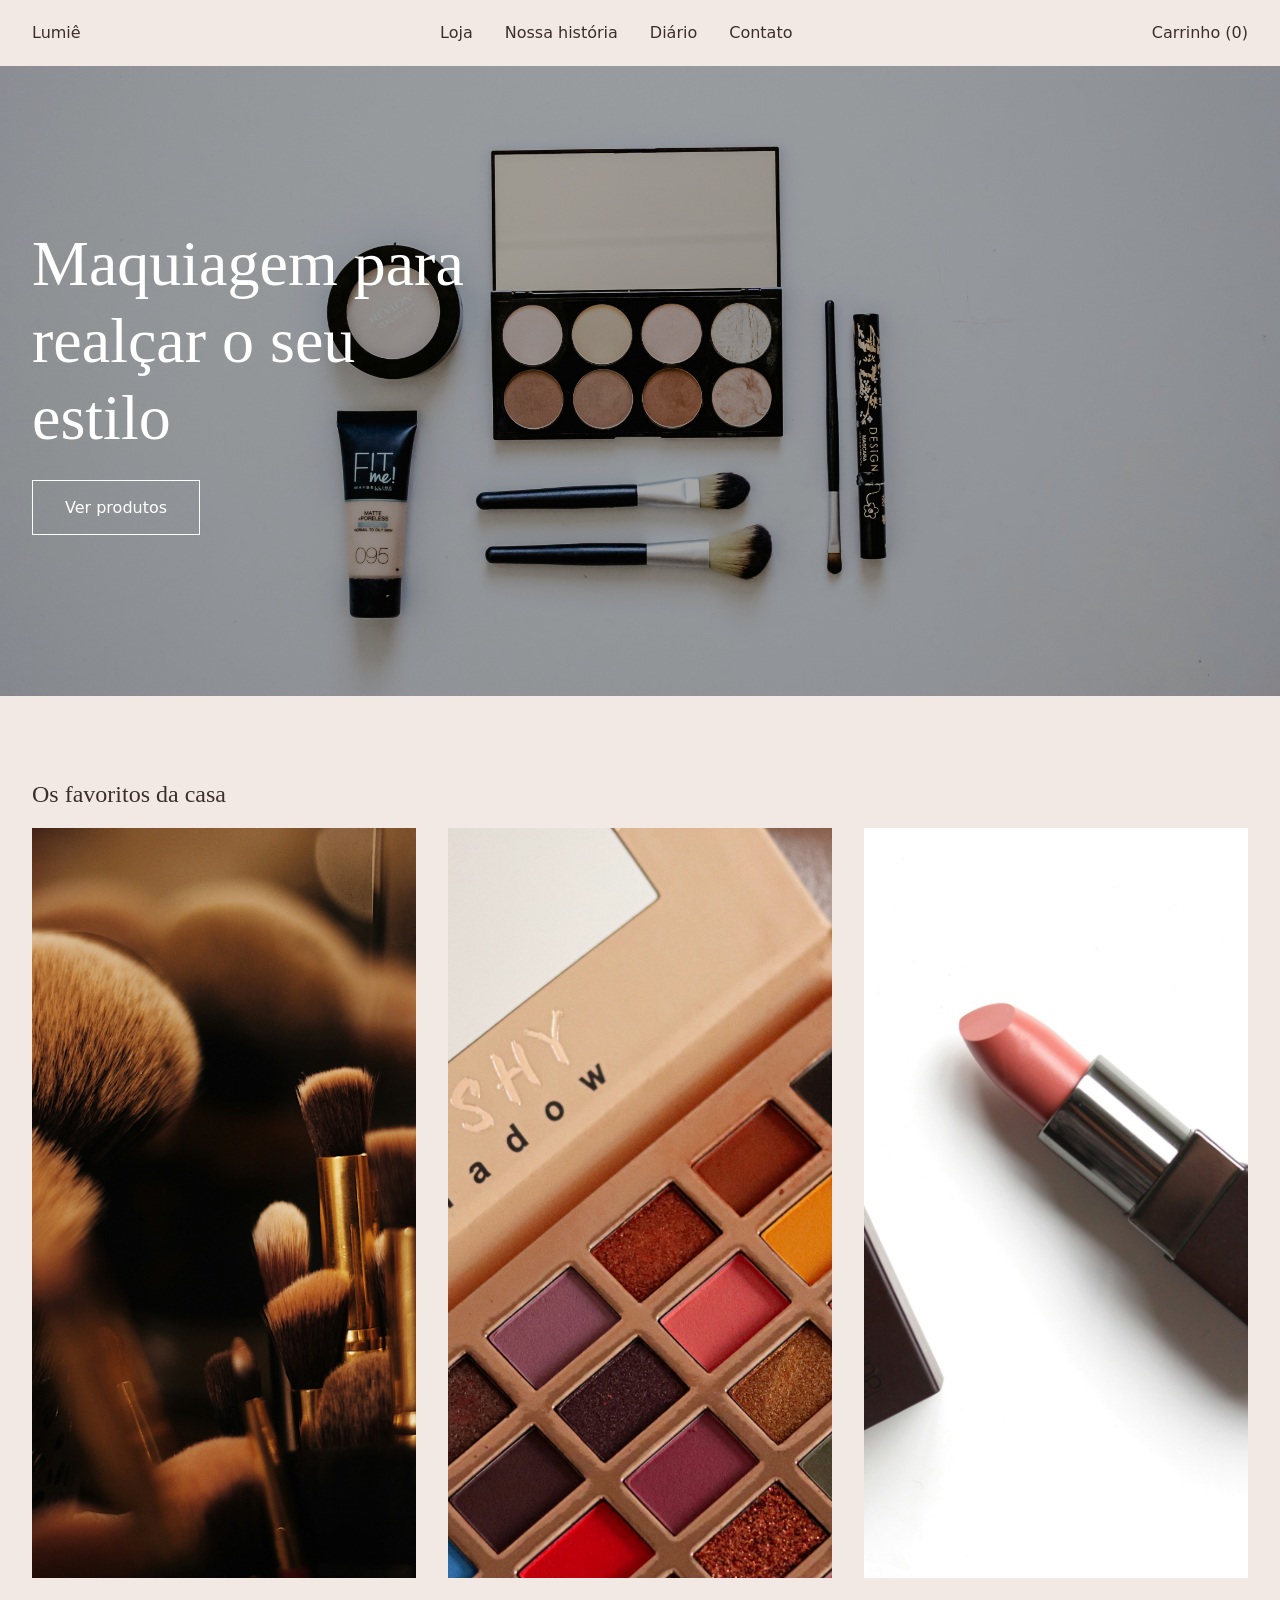
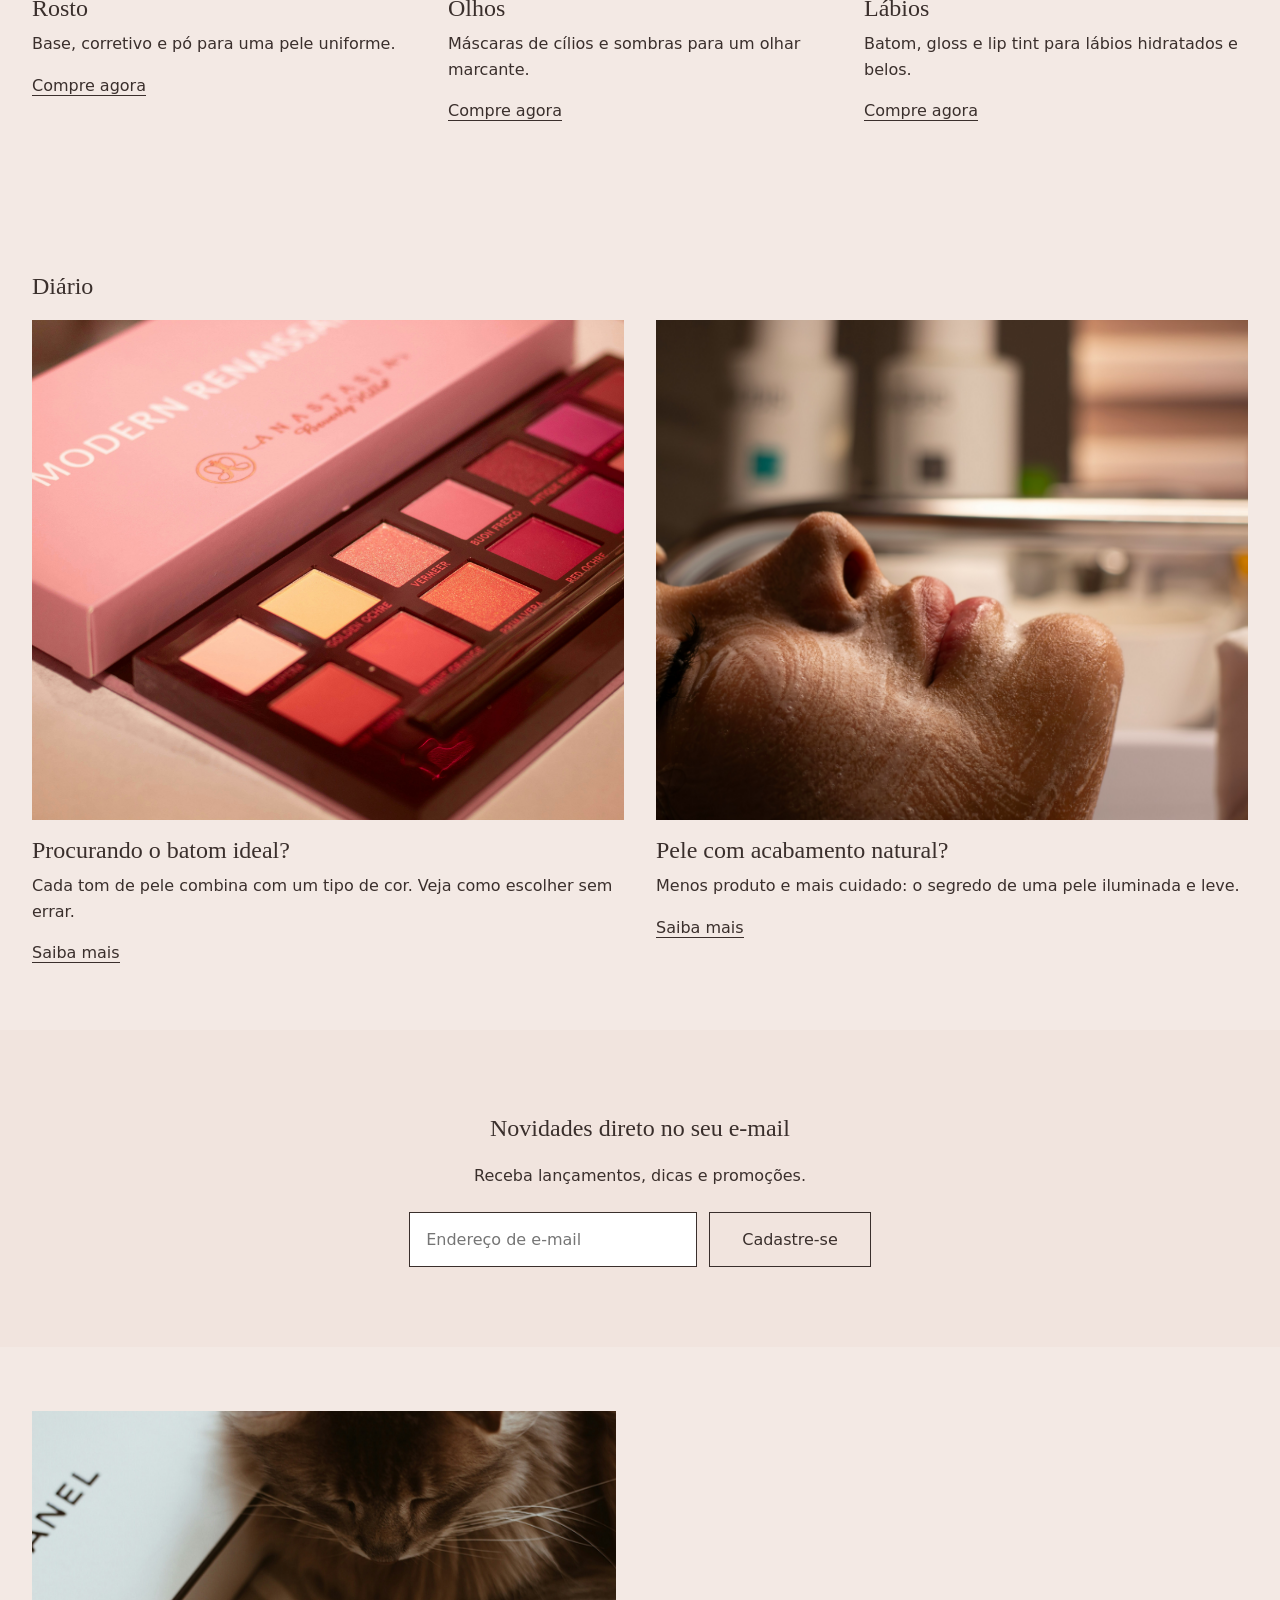
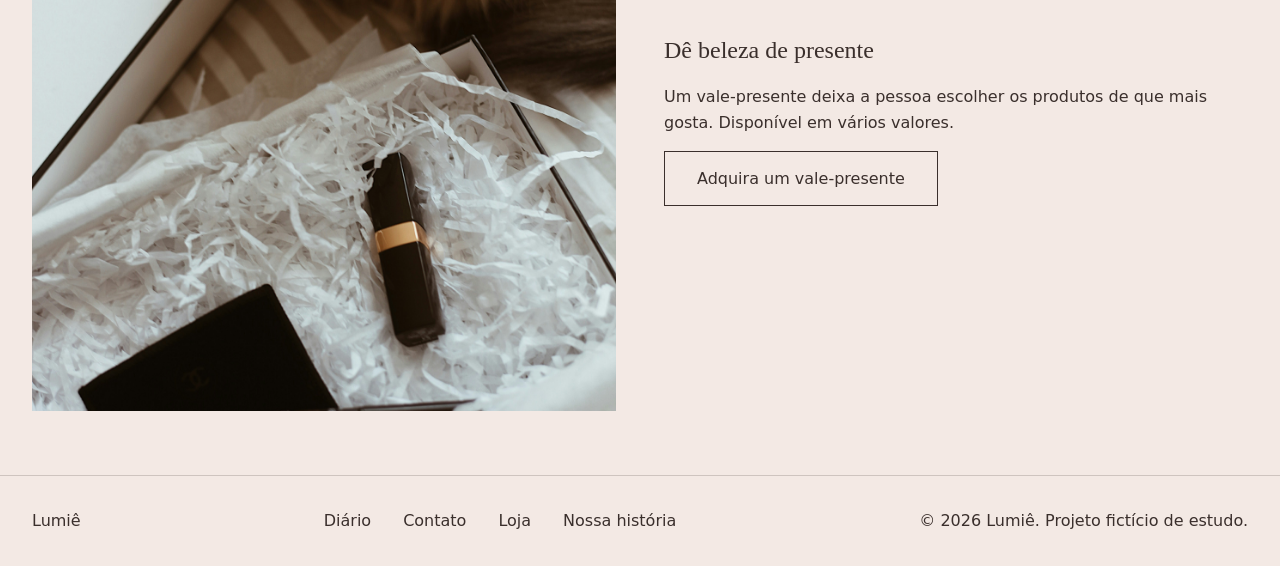
<file: index.html>
<!DOCTYPE html>
<html lang="pt-BR">
<head>
  <meta charset="UTF-8">
  <meta name="viewport" content="width=device-width, initial-scale=1.0">
  <title>Lumiê | Maquiagem para realçar o seu estilo</title>
  <link rel="stylesheet" href="css/estilo.css">
  <script src="js/script.js" defer></script>
</head>
<body>

  <a class="pular" href="#conteudo">Pular para o conteúdo</a>

 <header>
  <a href="index.html">Lumiê</a>

  <nav id="menu-principal" aria-label="Navegação principal">
    <ul>
      <li><a href="loja.html">Loja</a></li>
      <li><a href="nossa-historia.html">Nossa história</a></li>
      <li><a href="diario.html">Diário</a></li>
      <li><a href="contato.html">Contato</a></li>
    </ul>
  </nav>

  <a class="carrinho" href="carrinho.html">Carrinho (0)</a>

  <button class="menu-botao" type="button" aria-expanded="false" aria-controls="menu-principal">Menu</button>
</header>

  <main id="conteudo">

  <section class="hero">
    <h1>Maquiagem para realçar o seu estilo</h1>
    <a class="botao" href="loja.html">Ver produtos</a>
  </section>

  <section>
    <h2>Os favoritos da casa</h2>

    <div class="cards">
      <article class="card">
        <img src="img/rosto.jpg" alt="Pincéis e produtos para a pele do rosto" width="600" height="750">
        <h3>Rosto</h3>
        <p>Base, corretivo e pó para uma pele uniforme.</p>
        <a href="loja.html">Compre agora</a>
      </article>

      <article class="card">
        <img src="img/olhos.jpg" alt="Paleta de sombras e máscara de cílios" width="600" height="750">
        <h3>Olhos</h3>
        <p>Máscaras de cílios e sombras para um olhar marcante.</p>
        <a href="loja.html">Compre agora</a>
      </article>

      <article class="card">
        <img src="img/labios.jpg" alt="Batons de diferentes cores" width="600" height="750">
        <h3>Lábios</h3>
        <p>Batom, gloss e lip tint para lábios hidratados e belos.</p>
        <a href="loja.html">Compre agora</a>
      </article>
    </div>
  </section>

  <section class="diario">
  <h2>Diário</h2>

  <div class="posts">
    <article class="post">
      <img src="img/diario1.jpg" alt="Batons e paleta de cores sobre uma mesa" width="800" height="500">
      <h3>Procurando o batom ideal?</h3>
      <p>Cada tom de pele combina com um tipo de cor. Veja como escolher sem errar.</p>
      <a href="diario.html#batom-ideal">Saiba mais</a>
    </article>

    <article class="post">
      <img src="img/diario2.jpg" alt="Rosto com pele de acabamento natural" width="800" height="500">
      <h3>Pele com acabamento natural?</h3>
      <p>Menos produto e mais cuidado: o segredo de uma pele iluminada e leve.</p>
      <a href="diario.html#pele-natural">Saiba mais</a>
    </article>
  </div>
</section>

<section class="newsletter">
  <h2>Novidades direto no seu e-mail</h2>
  <p>Receba lançamentos, dicas e promoções.</p>

  <form action="#" method="post">
    <label class="oculto" for="email">Endereço de e-mail</label>
    <input type="email" id="email" name="email" placeholder="Endereço de e-mail" required>
    <button class="botao" type="submit">Cadastre-se</button>
  </form>
  <p id="mensagem-newsletter" role="status"></p>
</section>

<section class="presente">
  <img src="img/presente.jpg" alt="Caixa de presente com produtos de maquiagem" width="800" height="600">
  <div>
    <h2>Dê beleza de presente</h2>
    <p>Um vale-presente deixa a pessoa escolher os produtos de que mais gosta. Disponível em vários valores.</p>
    <a class="botao" href="loja.html">Adquira um vale-presente</a>
  </div>
</section>

</main>

  <footer>
    <p>Lumiê</p>

    <nav aria-label="Rodapé">
      <ul>
        <li><a href="diario.html">Diário</a></li>
        <li><a href="contato.html">Contato</a></li>
        <li><a href="loja.html">Loja</a></li>
        <li><a href="nossa-historia.html">Nossa história</a></li>
      </ul>
    </nav>

    <p>&copy; 2026 Lumiê. Projeto fictício de estudo.</p>
  </footer>

</body>
</html>
</file>
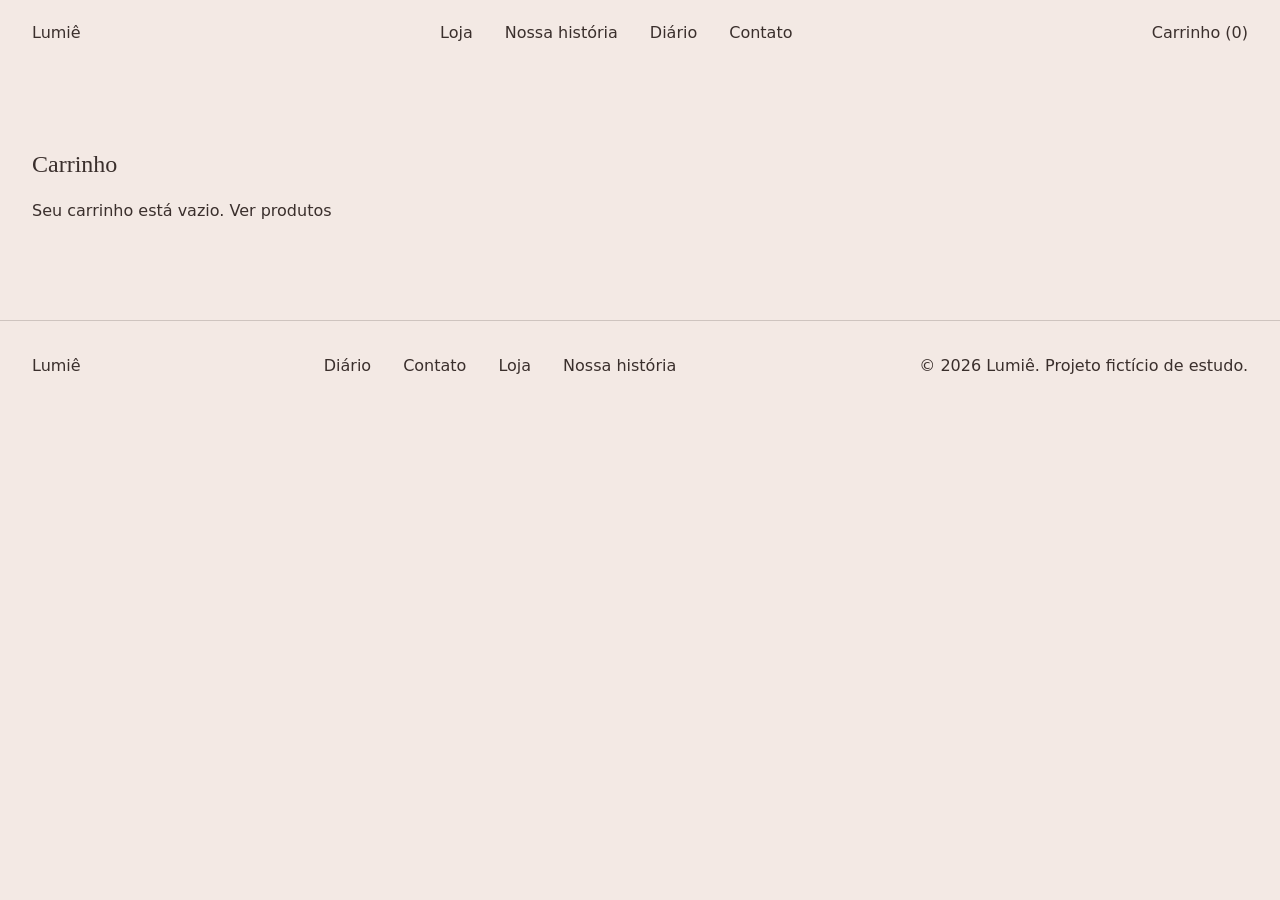
<file: carrinho.html>
<!DOCTYPE html>
<html lang="pt-BR">
<head>
  <meta charset="UTF-8">
  <meta name="viewport" content="width=device-width, initial-scale=1.0">
  <title>Carrinho | Lumiê</title>
  <link rel="icon" href="data:,">
  <link rel="stylesheet" href="css/estilo.css">
  <script src="js/script.js" defer></script>
</head>
<body>

  <a class="pular" href="#conteudo">Pular para o conteúdo</a>

  <header>
    <a href="index.html">Lumiê</a>

    <nav id="menu-principal" aria-label="Navegação principal">
      <ul>
        <li><a href="loja.html">Loja</a></li>
        <li><a href="nossa-historia.html">Nossa história</a></li>
        <li><a href="diario.html">Diário</a></li>
        <li><a href="contato.html">Contato</a></li>
      </ul>
    </nav>

    <a class="carrinho" href="carrinho.html" aria-current="page">Carrinho (0)</a>

    <button class="menu-botao" type="button" aria-expanded="false" aria-controls="menu-principal">Menu</button>
  </header>

  <main id="conteudo">

    <section>
      <h1>Carrinho</h1>

      <p id="carrinho-vazio" hidden>Seu carrinho está vazio. <a href="loja.html">Ver produtos</a></p>

      <ul id="carrinho-itens"></ul>

      <div id="carrinho-resumo" class="resumo" hidden>
        <p class="total">Total: <strong id="carrinho-total"></strong></p>
        <button class="botao" type="button" disabled>Finalizar compra (indisponível na demonstração)</button>
      </div>
    </section>

  </main>

  <footer>
    <p>Lumiê</p>

    <nav aria-label="Rodapé">
      <ul>
        <li><a href="diario.html">Diário</a></li>
        <li><a href="contato.html">Contato</a></li>
        <li><a href="loja.html">Loja</a></li>
        <li><a href="nossa-historia.html">Nossa história</a></li>
      </ul>
    </nav>

    <p>&copy; 2026 Lumiê. Projeto fictício de estudo.</p>
  </footer>

</body>
</html>
</file>
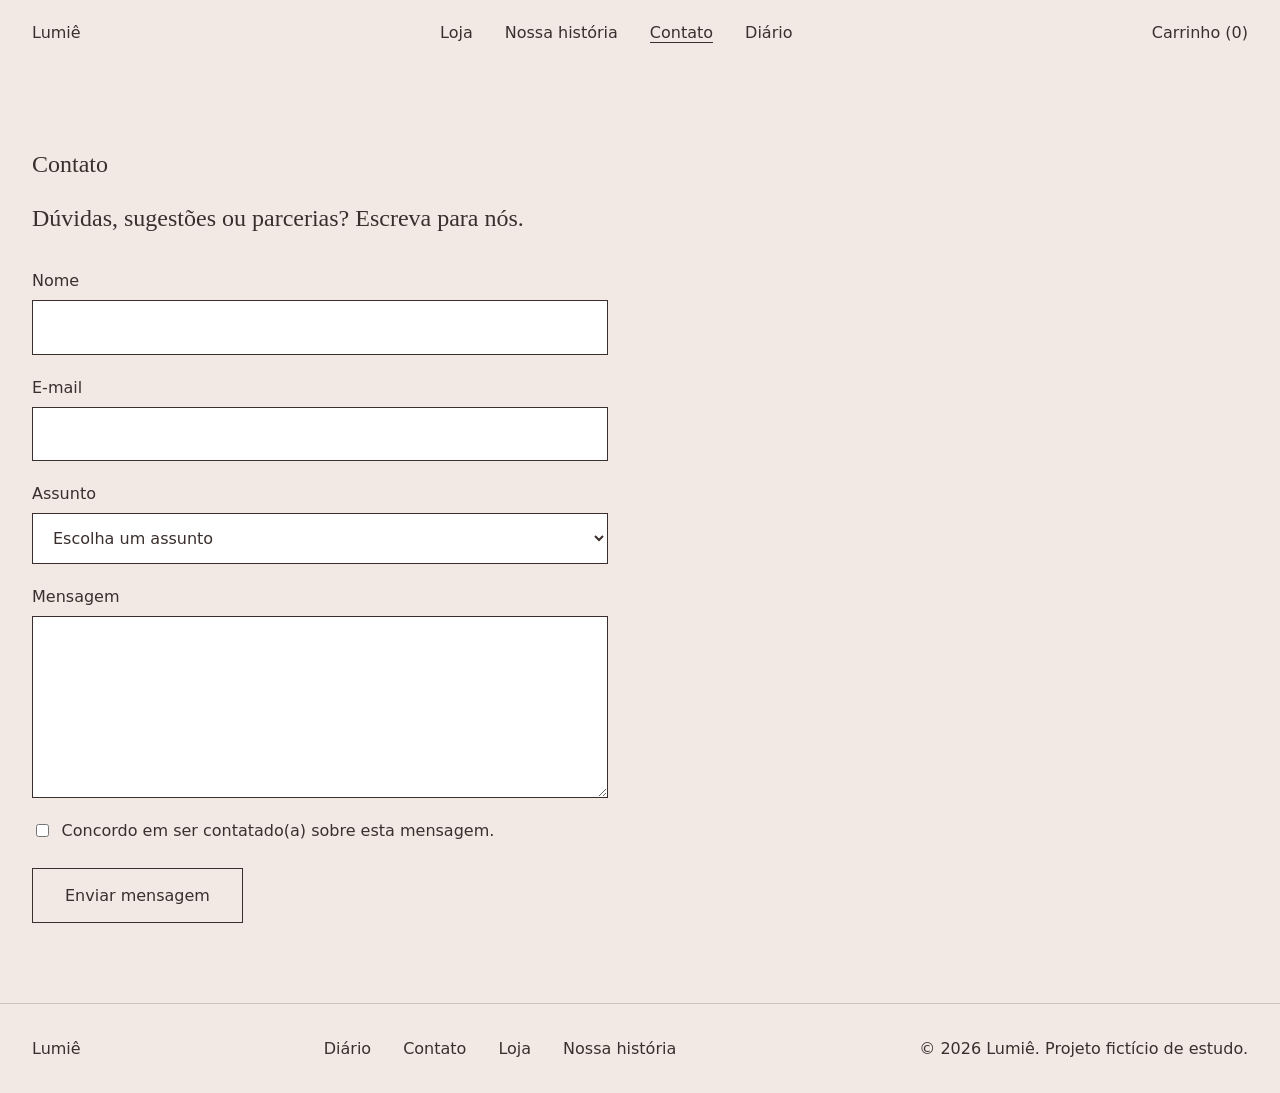
<file: contato.html>
<!DOCTYPE html>
<html lang="pt-BR">
<head>
  <meta charset="UTF-8">
  <meta name="viewport" content="width=device-width, initial-scale=1.0">
  <title>Contato | Lumiê</title>
  <link rel="icon" href="data:,">
  <link rel="stylesheet" href="css/estilo.css">
  <script src="js/script.js" defer></script>
</head>
<body>

  <a class="pular" href="#conteudo">Pular para o conteúdo</a>

  <header>
    <a href="index.html">Lumiê</a>

    <nav id="menu-principal" aria-label="Navegação principal">
      <ul>
        <li><a href="loja.html">Loja</a></li>
        <li><a href="nossa-historia.html">Nossa história</a></li>
        <li><a href="contato.html" aria-current="page">Contato</a></li>
        <li><a href="diario.html">Diário</a></li>
      </ul>
    </nav>

    <a class="carrinho" href="carrinho.html">Carrinho (0)</a>

    <button class="menu-botao" type="button" aria-expanded="false" aria-controls="menu-principal">Menu</button>
  </header>

  <main id="conteudo">

  <section>
    <h1>Contato</h1>
    <p class="destaque">Dúvidas, sugestões ou parcerias? Escreva para nós.</p>

    <form id="form-contato" class="contato-form" action="#" method="post">

      <div class="campo">
        <label for="nome">Nome</label>
        <input type="text" id="nome" name="nome" autocomplete="name" required>
      </div>

      <div class="campo">
        <label for="email-contato">E-mail</label>
        <input type="email" id="email-contato" name="email" autocomplete="email" required>
      </div>

      <div class="campo">
        <label for="assunto">Assunto</label>
        <select id="assunto" name="assunto" required>
          <option value="">Escolha um assunto</option>
          <option value="duvida">Dúvida sobre produtos</option>
          <option value="pedido">Meu pedido</option>
          <option value="sugestao">Sugestão</option>
          <option value="outro">Outro</option>
        </select>
      </div>

      <div class="campo">
        <label for="mensagem-contato">Mensagem</label>
        <textarea id="mensagem-contato" name="mensagem" rows="6" required></textarea>
      </div>

      <div class="campo-check">
        <input type="checkbox" id="consentimento" name="consentimento" required>
        <label for="consentimento">Concordo em ser contatado(a) sobre esta mensagem.</label>
      </div>

      <button class="botao" type="submit">Enviar mensagem</button>
      <p id="contato-aviso" role="status"></p>

    </form>
  </section>

</main>

  <footer>
    <p>Lumiê</p>

    <nav aria-label="Rodapé">
      <ul>
        <li><a href="diario.html">Diário</a></li>
        <li><a href="contato.html">Contato</a></li>
        <li><a href="loja.html">Loja</a></li>
        <li><a href="nossa-historia.html">Nossa história</a></li>
      </ul>
    </nav>

    <p>&copy; 2026 Lumiê. Projeto fictício de estudo.</p>
  </footer>

</body>
</html>
</file>
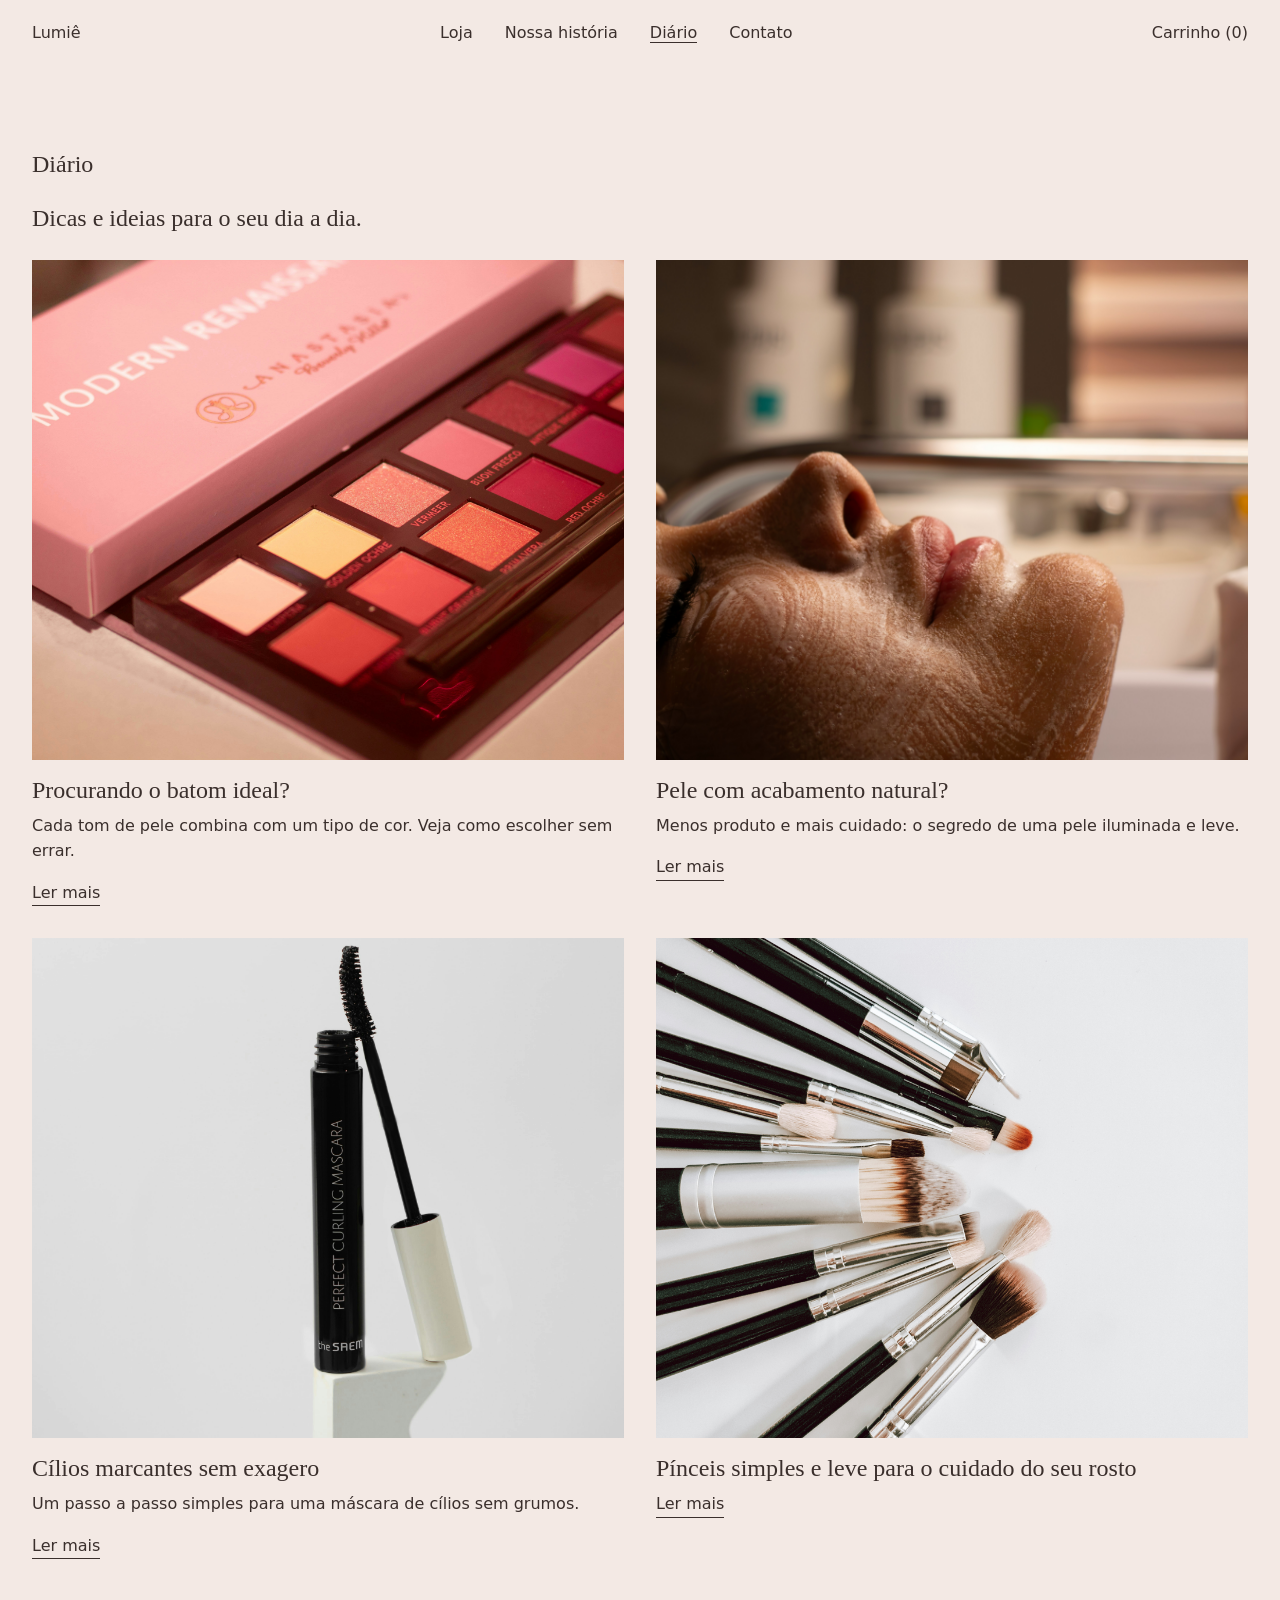
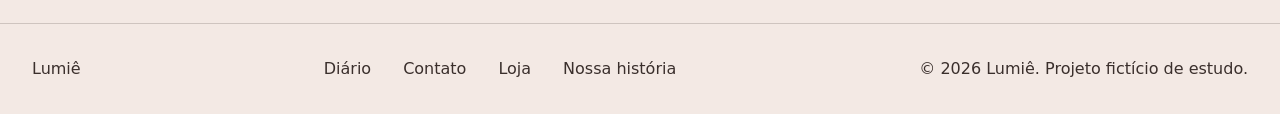
<file: diario.html>
<!DOCTYPE html>
<html lang="pt-BR">
<head>
  <meta charset="UTF-8">
  <meta name="viewport" content="width=device-width, initial-scale=1.0">
  <title>Diário | Lumiê</title>
  <link rel="icon" href="data:,">
  <link rel="stylesheet" href="css/estilo.css">
  <script src="js/script.js" defer></script>
</head>
<body>

  <a class="pular" href="#conteudo">Pular para o conteúdo</a>

  <header>
    <a href="index.html">Lumiê</a>

    <nav id="menu-principal" aria-label="Navegação principal">
      <ul>
        <li><a href="loja.html">Loja</a></li>
        <li><a href="nossa-historia.html">Nossa história</a></li>
        <li><a href="diario.html" aria-current="page">Diário</a></li>
        <li><a href="contato.html">Contato</a></li>
      </ul>
    </nav>

    <a class="carrinho" href="carrinho.html">Carrinho (0)</a>

    <button class="menu-botao" type="button" aria-expanded="false" aria-controls="menu-principal">Menu</button>
  </header>

  <main id="conteudo">

  <section>
    <h1>Diário</h1>
    <p class="destaque">Dicas e ideias para o seu dia a dia.</p>

    <div class="posts">

      <article class="post" id="batom-ideal">
        <img src="img/diario1.jpg" alt="Batons e paleta de cores sobre uma mesa" width="800" height="500">
        <h2>Procurando o batom ideal?</h2>
        <p>Cada tom de pele combina com um tipo de cor. Veja como escolher sem errar.</p>
        <details>
          <summary>Ler mais</summary>
          <p>Observe o subtom da pele: em geral, peles de subtom quente combinam com corais e terracotas, e as de subtom frio, com rosados e vinhos. Teste o batom em luz natural, de preferência na própria pele, e não apenas na embalagem.</p>
        </details>
      </article>

      <article class="post" id="pele-natural">
        <img src="img/diario2.jpg" alt="Rosto com pele de acabamento natural" width="800" height="500">
        <h2>Pele com acabamento natural?</h2>
        <p>Menos produto e mais cuidado: o segredo de uma pele iluminada e leve.</p>
        <details>
          <summary>Ler mais</summary>
          <p>Comece pela pele hidratada e com protetor solar. Use pouca base, aplicada com esponja levemente úmida, e corretivo só onde for preciso. O pó fica melhor em pequenas áreas, como a testa e o nariz.</p>
        </details>
      </article>

      <article class="post" id="cilios">
        <img src="img/diario3.jpg" alt="Olho com cílios definidos" width="800" height="500">
        <h2>Cílios marcantes sem exagero</h2>
        <p>Um passo a passo simples para uma máscara de cílios sem grumos.</p>
        <details>
          <summary>Ler mais</summary>
          <p>Curve os cílios antes da máscara. Aplique da raiz às pontas, em zigue-zague, e espere secar um pouco antes da segunda camada. Se formar grumos, penteie os cílios com uma escovinha limpa.</p>
        </details>
      </article>
      
      <article class="post" id="Rosto">
       <img src="img/diario4.jpg" alt="Acessorios que cuidam do seu rosto" width="800" height="500">
       <h2>Pínceis simples e leve para o cuidado do seu rosto </h2>
       <details>
           <summary>Ler mais</summary>
            <P> Cuide do seu rosto. Utllizando Pínceis e outros acessorios com total delicadeza </P>
       </details>
       </article>
       
    </div>
  </section>

</main>

  <footer>
    <p>Lumiê</p>

    <nav aria-label="Rodapé">
      <ul>
        <li><a href="diario.html">Diário</a></li>
        <li><a href="contato.html">Contato</a></li>
        <li><a href="loja.html">Loja</a></li>
        <li><a href="nossa-historia.html">Nossa história</a></li>
      </ul>
    </nav>

    <p>&copy; 2026 Lumiê. Projeto fictício de estudo.</p>
  </footer>

</body>
</html>
</file>
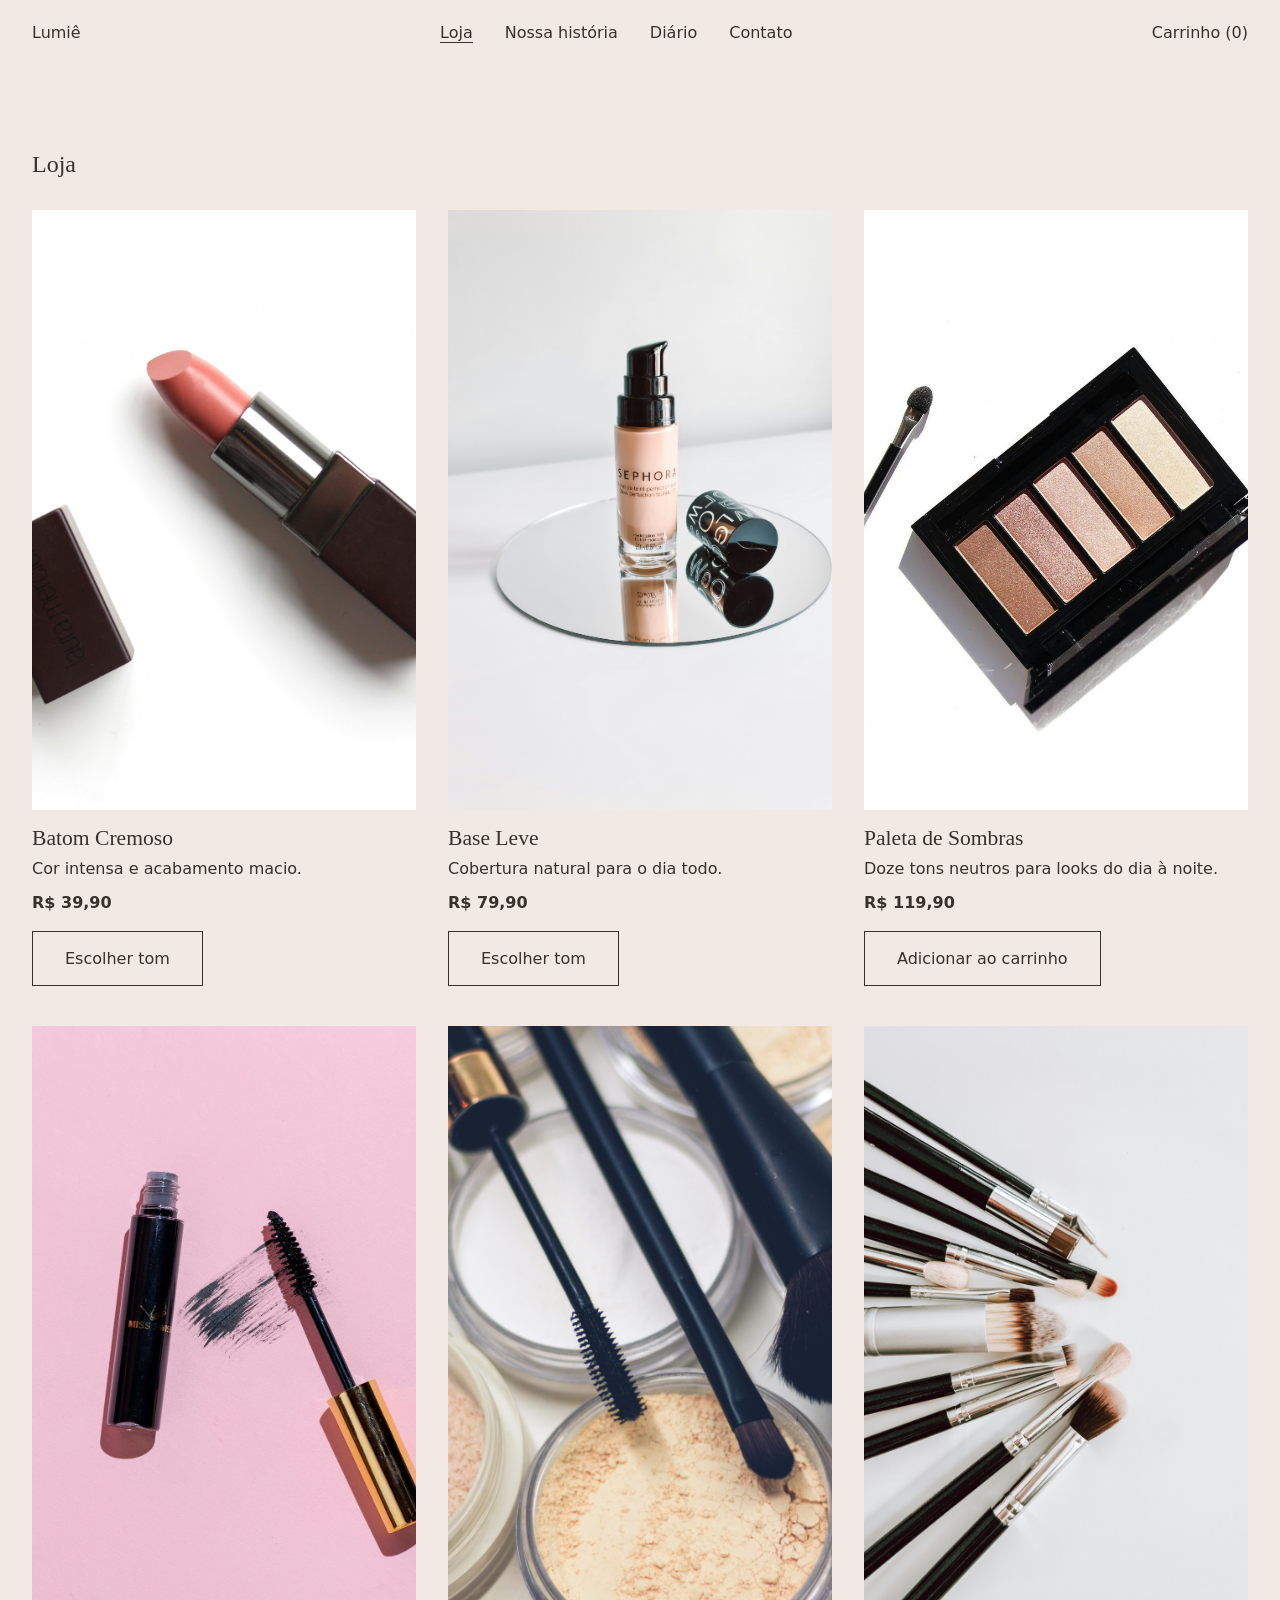
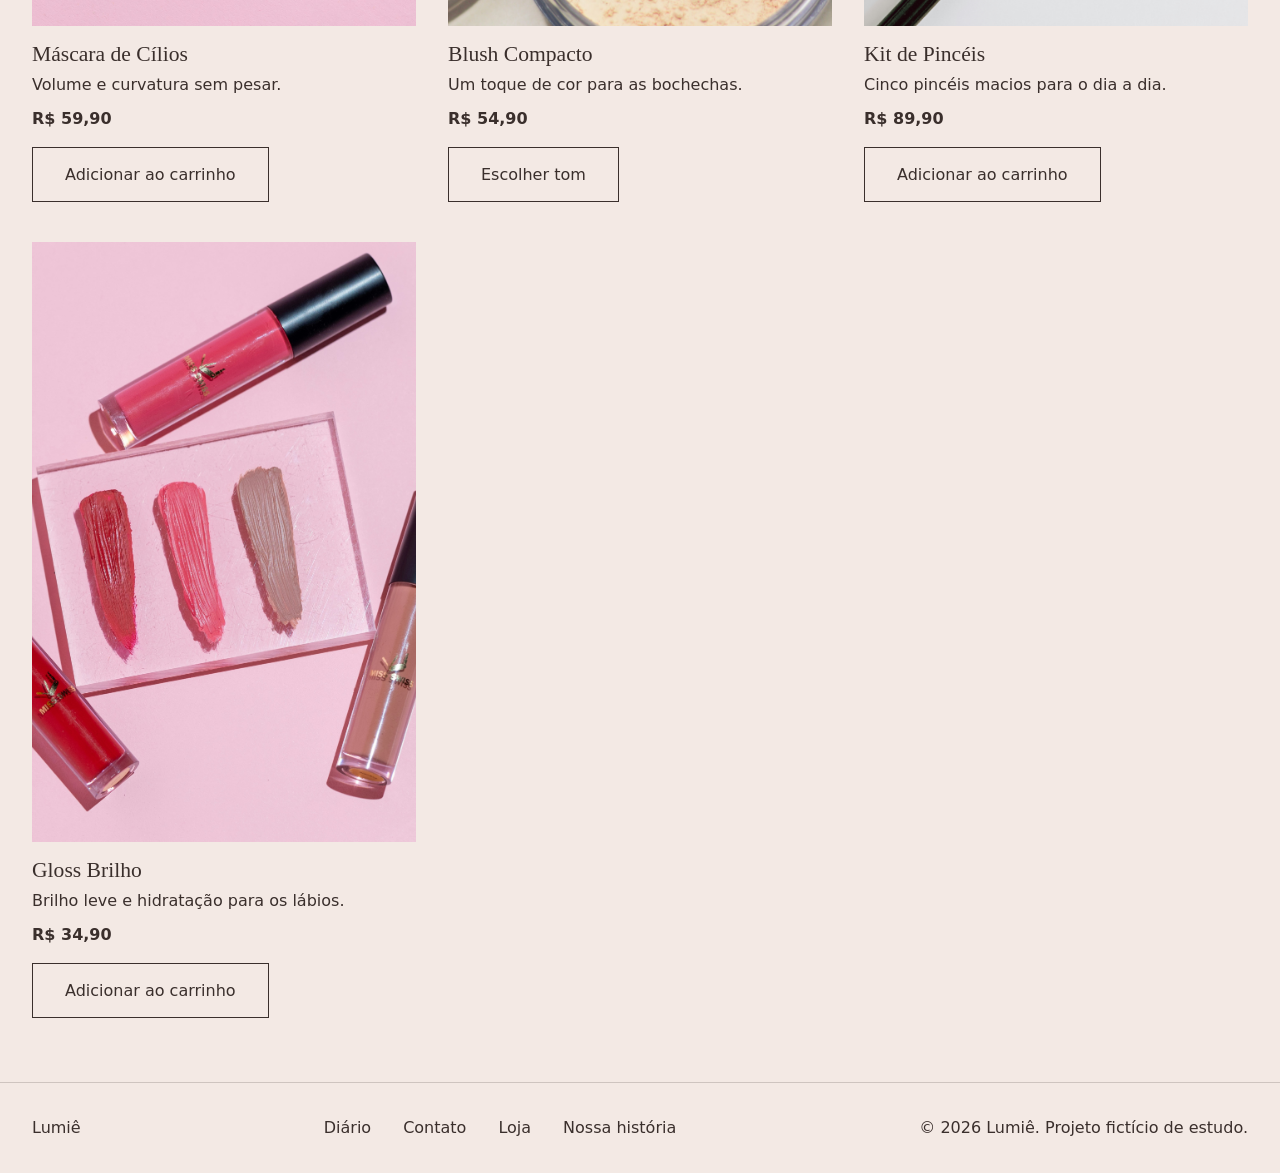
<file: loja.html>
<!DOCTYPE html>
<html lang="pt-BR">
<head>
  <meta charset="UTF-8">
  <meta name="viewport" content="width=device-width, initial-scale=1.0">
  <title>Loja | Lumiê</title>
  <link rel="icon" href="data:,">
  <link rel="stylesheet" href="css/estilo.css">
  <script src="js/produtos.js" defer></script>
  <script src="js/script.js" defer></script>
</head>
<body>

  <a class="pular" href="#conteudo">Pular para o conteúdo</a>

  <header>
    <a href="index.html">Lumiê</a>

    <nav id="menu-principal" aria-label="Navegação principal">
      <ul>
        <li><a href="loja.html" aria-current="page">Loja</a></li>
        <li><a href="nossa-historia.html">Nossa história</a></li>
        <li><a href="diario.html">Diário</a></li>
        <li><a href="contato.html">Contato</a></li>
      </ul>
    </nav>

    <a class="carrinho" href="carrinho.html">Carrinho (0)</a>

    <button class="menu-botao" type="button" aria-expanded="false" aria-controls="menu-principal">Menu</button>
  </header>

  <main id="conteudo">
    <section>
      <h1>Loja</h1>

      <div class="produtos" id="lista-produtos"></div>
    </section>

  </main>

  <footer>
    <p>Lumiê</p>

    <nav aria-label="Rodapé">
      <ul>
        <li><a href="diario.html">Diário</a></li>
        <li><a href="contato.html">Contato</a></li>
        <li><a href="loja.html">Loja</a></li>
        <li><a href="nossa-historia.html">Nossa história</a></li>
      </ul>
    </nav>

    <p>&copy; 2026 Lumiê. Projeto fictício de estudo.</p>
  </footer>

</body>
</html>
</file>
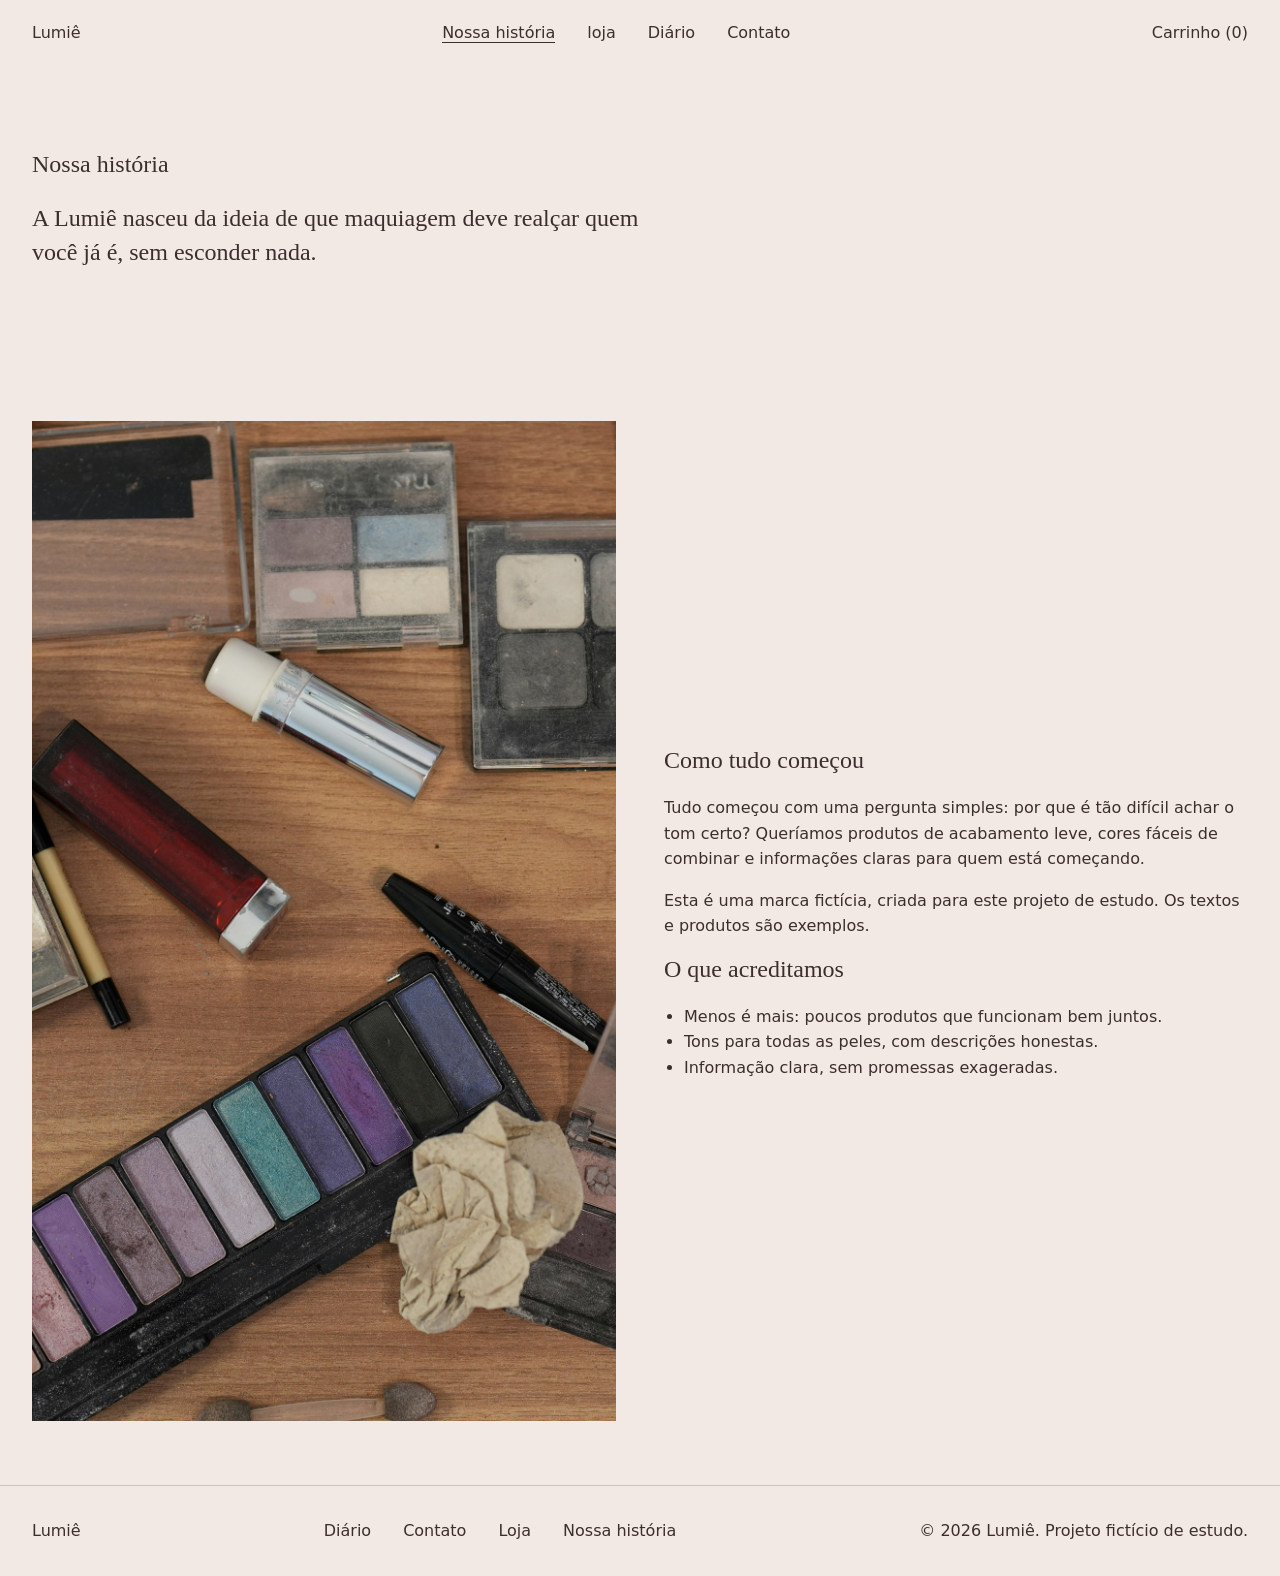
<file: nossa-historia.html>
<!DOCTYPE html>
<html lang="pt-BR">
<head>
  <meta charset="UTF-8">
  <meta name="viewport" content="width=device-width, initial-scale=1.0">
  <title>Nossa história | Lumiê</title>
  <link rel="icon" href="data:,">
  <link rel="stylesheet" href="css/estilo.css">
  <script src="js/script.js" defer></script>
</head>
<body>

  <a class="pular" href="#conteudo">Pular para o conteúdo</a>

  <header>
    <a href="index.html">Lumiê</a>

    <nav id="menu-principal" aria-label="Navegação principal">
      <ul>
        <li><a href="nossa-historia.html" aria-current="page">Nossa história</a></li>
        <li><a href="loja.html">loja</a></li>
        <li><a href="diario.html">Diário</a></li>
        <li><a href="contato.html">Contato</a></li>
      </ul>
    </nav>

    <a class="carrinho" href="carrinho.html">Carrinho (0)</a>

    <button class="menu-botao" type="button" aria-expanded="false" aria-controls="menu-principal">Menu</button>
  </header>

    <main id="conteudo">

    <section>
      <h1>Nossa história</h1>
      <p class="destaque">A Lumiê nasceu da ideia de que maquiagem deve realçar quem você já é, sem esconder nada.</p>
    </section>

    <section class="historia">
<div class="parallax">
  <img src="img/historia.jpg" alt="Descreva a sua foto aqui" width="800" height="1000">
</div>

      <div>
        <h2>Como tudo começou</h2>
        <p>Tudo começou com uma pergunta simples: por que é tão difícil achar o tom certo? Queríamos produtos de acabamento leve, cores fáceis de combinar e informações claras para quem está começando.</p>
        <p>Esta é uma marca fictícia, criada para este projeto de estudo. Os textos e produtos são exemplos.</p>

        <h2>O que acreditamos</h2>
        <ul class="valores">
          <li>Menos é mais: poucos produtos que funcionam bem juntos.</li>
          <li>Tons para todas as peles, com descrições honestas.</li>
          <li>Informação clara, sem promessas exageradas.</li>
        </ul>
      </div>
    </section>

  </main>

  <footer>
    <p>Lumiê</p>

    <nav aria-label="Rodapé">
      <ul>
        <li><a href="diario.html">Diário</a></li>
        <li><a href="contato.html">Contato</a></li>
        <li><a href="loja.html">Loja</a></li>
        <li><a href="nossa-historia.html">Nossa história</a></li>
      </ul>
    </nav>

    <p>&copy; 2026 Lumiê. Projeto fictício de estudo.</p>
  </footer>

</body>
</html>
</file>
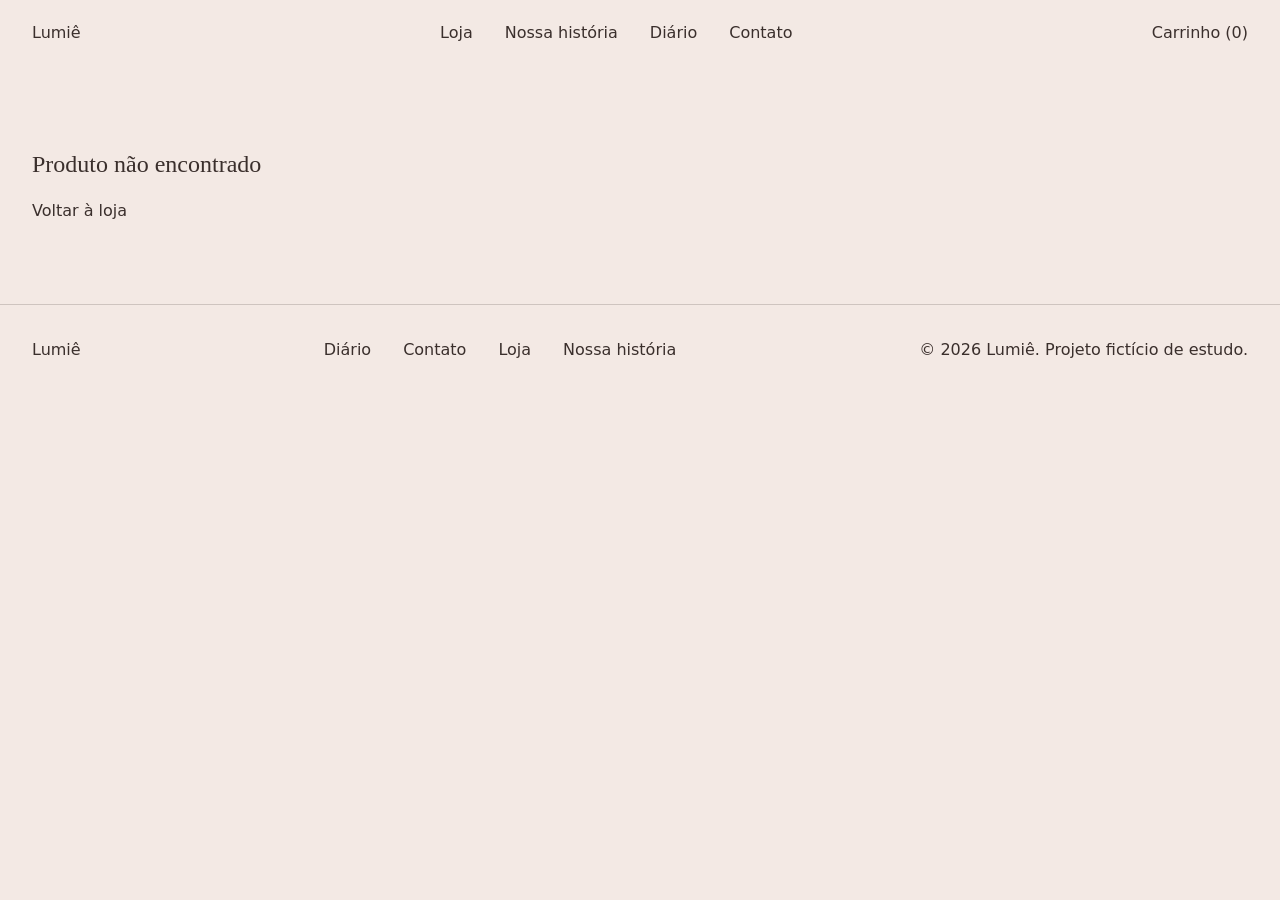
<file: produto.html>
<!DOCTYPE html>
<html lang="pt-BR">
<head>
  <meta charset="UTF-8">
  <meta name="viewport" content="width=device-width, initial-scale=1.0">
  <title>Produto | Lumiê</title>
  <link rel="icon" href="data:,">
  <link rel="stylesheet" href="css/estilo.css">
  <script src="js/produtos.js" defer></script>
  <script src="js/script.js" defer></script>
</head>
<body>

  <a class="pular" href="#conteudo">Pular para o conteúdo</a>

  <header>
    <a href="index.html">Lumiê</a>

    <nav id="menu-principal" aria-label="Navegação principal">
      <ul>
        <li><a href="loja.html">Loja</a></li>
        <li><a href="nossa-historia.html">Nossa história</a></li>
        <li><a href="diario.html">Diário</a></li>
        <li><a href="contato.html">Contato</a></li>
      </ul>
    </nav>

    <a class="carrinho" href="carrinho.html">Carrinho (0)</a>

    <button class="menu-botao" type="button" aria-expanded="false" aria-controls="menu-principal">Menu</button>
  </header>

  <main id="conteudo">

    <section id="produto-detalhe" class="produto-detalhe" hidden>
      <div id="produto-midia"></div>

      <div>
        <h1 id="produto-nome"></h1>
        <p id="produto-descricao"></p>
        <p id="produto-preco" class="preco"></p>

        <fieldset id="produto-tons">
          <legend>Tom: <span id="tom-escolhido"></span></legend>
          <div id="tons-lista" class="tons"></div>
        </fieldset>

        <button id="adicionar" class="botao" type="button">Adicionar ao carrinho</button>
        <p id="produto-aviso" role="status"></p>
      </div>
    </section>

    <section id="produto-nao-encontrado" hidden>
      <h1>Produto não encontrado</h1>
      <p><a href="loja.html">Voltar à loja</a></p>
    </section>

  </main>

  <footer>
    <p>Lumiê</p>

    <nav aria-label="Rodapé">
      <ul>
        <li><a href="diario.html">Diário</a></li>
        <li><a href="contato.html">Contato</a></li>
        <li><a href="loja.html">Loja</a></li>
        <li><a href="nossa-historia.html">Nossa história</a></li>
      </ul>
    </nav>

    <p>&copy; 2026 Lumiê. Projeto fictício de estudo.</p>
  </footer>

</body>
</html>
</file>
<file: css/estilo.css>
/* 1. Variáveis: as cores e fontes do site ficam num só lugar */
:root {
  --cor-fundo: #f3e9e4;
  --cor-texto: #3a2f2c;
  --cor-destaque: #c98b8b;
  --fonte-titulo: Georgia, "Times New Roman", serif;
  --fonte-texto: system-ui, -apple-system, "Segoe UI", sans-serif;
}

/* 2. Regra básica de medidas */
*,
*::before,
*::after {
  box-sizing: border-box;
}

/* 3. Página inteira */
body {
  margin: 0;
  background-color: var(--cor-fundo);
  color: var(--cor-texto);
  font-family: var(--fonte-texto);
  line-height: 1.6;
}

/* 4. Títulos */
h1,
h2,
h3 {
  font-family: var(--fonte-titulo);
  font-weight: 400;
  line-height: 1.2;
}

/* 5. Links */
a {
  color: inherit;
  text-decoration: none;
}

a:hover {
  color: var(--cor-destaque);
}

/* 6. Cabeçalho */
header {
  display: flex;
  justify-content: space-between;
  align-items: center;
  padding: 1.25rem 2rem;
}

/* 7. Listas de navegação */
nav ul {
  display: flex;
  gap: 2rem;
  list-style: none;
  margin: 0;
  padding: 0;
}

/* 8. Conteúdo principal */
section {
  padding: 4rem 2rem;
}

/* 9. Hero */
.hero {
  min-height: 70vh;
  display: flex;
  flex-direction: column;
  justify-content: center;
  align-items: flex-start;
  gap: 1.5rem;
  padding: 4rem 2rem;
  color: #fff;
  background-color: #8a6f68;
  background-image:
    linear-gradient(rgba(0, 0, 0, 0.35), rgba(0, 0, 0, 0.35)),
    url("../img/hero.jpg");
  background-size: cover;
  background-position: center;
}

.hero h1 {
  margin: 0;
  max-width: 14ch;
  font-size: clamp(2.2rem, 6vw, 4rem);
}

/* 10. Botão */
.botao {
  display: inline-block;
  padding: 0.85rem 2rem;
  border: 1px solid currentColor;
  transition: background-color 0.3s ease, border-color 0.3s ease;
}

.botao:hover {
  background-color: var(--cor-destaque);
  border-color: var(--cor-destaque);
  color: #fff;
}

/* 11. Cards em grade */
.cards {
  display: grid;
  grid-template-columns: repeat(3, 1fr);
  gap: 2rem;
}

.card img {
  display: block;
  width: 100%;
  aspect-ratio: 4 / 5;
  object-fit: cover;
  margin-bottom: 1rem;
}

.card h3 {
  margin: 0 0 0.5rem;
  font-size: 1.5rem;
}

.card p {
  margin: 0 0 1rem;
}

.card a {
  border-bottom: 1px solid currentColor;
}

/* 12. Tablet: até 900px de largura */
@media (max-width: 900px) {
  .cards {
    grid-template-columns: repeat(2, 1fr);
  }
}

/* 13. Celular: até 600px de largura */
@media (max-width: 600px) {
  header {
    flex-wrap: wrap;
    gap: 0.75rem;
    padding: 1rem;
  }

  nav ul {
    flex-wrap: wrap;
    gap: 1rem;
  }

  .hero {
    padding: 3rem 1rem;
  }

  section {
    padding: 3rem 1rem;
  }

  .cards {
    grid-template-columns: 1fr;
  }
}

/* 14. Link "Pular para o conteúdo" (escondido até receber foco) */
.pular {
  position: absolute;
  left: -9999px;
}

.pular:focus {
  left: 1rem;
  top: 1rem;
  z-index: 10;
  padding: 0.5rem 1rem;
  background-color: #fff;
}

/* 15. Texto só para leitores de tela */
.oculto {
  position: absolute;
  width: 1px;
  height: 1px;
  overflow: hidden;
  clip: rect(0 0 0 0);
  white-space: nowrap;
}

/* 16. Diário */
.posts {
  display: grid;
  grid-template-columns: repeat(2, 1fr);
  gap: 2rem;
}

.post img {
  display: block;
  width: 100%;
  aspect-ratio: 16 / 10;
  object-fit: cover;
  margin-bottom: 1rem;
}

.post h3 {
  margin: 0 0 0.5rem;
  font-size: 1.5rem;
}

.post p {
  margin: 0 0 1rem;
}

.post a {
  border-bottom: 1px solid currentColor;
}

/* 17. Newsletter */
.newsletter {
  text-align: center;
  background-color: #f1e4de;
}

.newsletter form {
  display: flex;
  justify-content: center;
  gap: 0.75rem;
  flex-wrap: wrap;
  margin-top: 1.5rem;
}

.newsletter input {
  min-width: 18rem;
  padding: 0.85rem 1rem;
  border: 1px solid var(--cor-texto);
  background-color: #fff;
  font: inherit;
}

.newsletter .botao {
  background: none;
  color: inherit;
  font: inherit;
  cursor: pointer;
}

/* 18. Vale-presente */
.presente {
  display: grid;
  grid-template-columns: 1fr 1fr;
  gap: 3rem;
  align-items: center;
}

.presente img {
  display: block;
  width: 100%;
  aspect-ratio: 4 / 3;
  object-fit: cover;
}

/* 19. Rodapé */
footer {
  display: flex;
  justify-content: space-between;
  align-items: center;
  flex-wrap: wrap;
  gap: 1rem;
  padding: 2rem;
  border-top: 1px solid rgba(58, 47, 44, 0.2);
}

footer p {
  margin: 0;
}

/* 20. Ajustes responsivos das novas seções */
@media (max-width: 900px) {
  .posts,
  .presente {
    grid-template-columns: 1fr;
  }
}

/* 21. Botão do menu (escondido no computador) */
.menu-botao {
  display: none;
  padding: 0.5rem 1rem;
  border: 1px solid currentColor;
  background: none;
  color: inherit;
  font: inherit;
  cursor: pointer;
}

/* 22. Menu em telas pequenas */
@media (max-width: 700px) {
  .carrinho {
    order: 2;
    margin-left: auto;
  }

  .menu-botao {
    display: block;
    order: 3;
  }

  header nav {
    display: none;
    order: 4;
    flex-basis: 100%;
  }

  header nav.aberto {
    display: block;
  }

  header nav ul {
    flex-direction: column;
    gap: 0.75rem;
  }
}
/* 23. Link da página atual no menu */
nav a[aria-current="page"] {
  border-bottom: 1px solid currentColor;
}

/* 24. Grade de produtos */
.produtos {
  display: grid;
  grid-template-columns: repeat(3, 1fr);
  gap: 2.5rem 2rem;
  margin-top: 2rem;
}

.produto img {
  display: block;
  width: 100%;
  aspect-ratio: 1 / 1;
  object-fit: cover;
  margin-bottom: 1rem;
}

.produto h2 {
  margin: 0 0 0.25rem;
  font-size: 1.35rem;
}

.produto p {
  margin: 0 0 0.5rem;
}

.preco {
  font-weight: 600;
}

.produto .botao {
  margin-top: 0.5rem;
  background: none;
  color: inherit;
  font: inherit;
  cursor: pointer;
}

/* 25. Responsivo da loja */
@media (max-width: 900px) {
  .produtos {
    grid-template-columns: repeat(2, 1fr);
  }
}

@media (max-width: 600px) {
  .produtos {
    grid-template-columns: 1fr;
  }
}

/* 26. Atributo hidden sempre vence */
[hidden] {
  display: none !important;
}

/* 27. Carrinho */
#carrinho-itens {
  list-style: none;
  margin: 2rem 0 0;
  padding: 0;
}

.item-carrinho {
  display: grid;
  grid-template-columns: 1fr auto auto auto;
  align-items: center;
  gap: 1.5rem;
  padding: 1rem 0;
  border-bottom: 1px solid rgba(58, 47, 44, 0.2);
}

.item-carrinho button {
  padding: 0.35rem 0.75rem;
  border: 1px solid currentColor;
  background: none;
  color: inherit;
  font: inherit;
  cursor: pointer;
}

.item-carrinho button:hover {
  color: var(--cor-destaque);
}

.item-subtotal {
  font-weight: 600;
}

.resumo {
  margin-top: 2rem;
  text-align: right;
}

.total {
  font-size: 1.5rem;
}

.resumo .botao {
  background: none;
  color: inherit;
  font: inherit;
}

.resumo .botao:disabled {
  opacity: 0.5;
  cursor: not-allowed;
}

@media (max-width: 600px) {
  .item-carrinho {
    grid-template-columns: 1fr auto;
  }
}
/* 28. Página de produto */
.produto-detalhe {
  display: grid;
  grid-template-columns: 1fr 1fr;
  gap: 3rem;
  align-items: start;
}

.produto-detalhe img {
  display: block;
  width: 100%;
  aspect-ratio: 1 / 1;
  object-fit: cover;
}

.produto-detalhe h1 {
  margin-top: 0;
}

.produto-detalhe .preco {
  font-size: 1.5rem;
}

.produto-detalhe fieldset {
  margin: 0 0 1.5rem;
  padding: 0;
  border: 0;
}

.produto-detalhe legend {
  padding: 0;
}

/* 29. Seletor de tom */
.tons {
  display: flex;
  flex-wrap: wrap;
  gap: 0.75rem;
  margin-top: 0.75rem;
}

.tom {
  position: relative;
  cursor: pointer;
}

.tom input {
  position: absolute;
  opacity: 0;
}

.tom .cor {
  display: block;
  width: 2.5rem;
  height: 2.5rem;
  border: 1px solid rgba(0, 0, 0, 0.25);
  border-radius: 50%;
  transition: transform 0.2s ease;
}

.tom:hover .cor {
  transform: scale(1.08);
}

.tom input:checked + .cor {
  outline: 2px solid var(--cor-texto);
  outline-offset: 3px;
}

.tom input:focus-visible + .cor {
  outline: 2px dashed var(--cor-destaque);
  outline-offset: 3px;
}

#adicionar {
  background: none;
  color: inherit;
  font: inherit;
  cursor: pointer;
}

@media (max-width: 900px) {
  .produto-detalhe {
    grid-template-columns: 1fr;
  }
}
/* 30. Texto de destaque */
.destaque {
  max-width: 40rem;
  font-family: var(--fonte-titulo);
  font-size: 1.5rem;
  line-height: 1.4;
}

/* 31. Nossa história */
.historia {
  display: grid;
  grid-template-columns: 1fr 1fr;
  gap: 3rem;
  align-items: center;
}

.historia img {
  display: block;
  width: 100%;
  aspect-ratio: 4 / 5;
  object-fit: cover;
}

.historia h2 {
  margin-top: 0;
}

.valores {
  padding-left: 1.25rem;
}
/* 32. Diário: títulos h2 e "Ler mais" */
.post h2 {
  margin: 0 0 0.5rem;
  font-size: 1.5rem;
}

.post summary {
  cursor: pointer;
  border-bottom: 1px solid currentColor;
  display: inline-block;
}

.post details p {
  margin: 1rem 0 0;
}

@media (max-width: 900px) {
  .historia {
    grid-template-columns: 1fr;
  }
}
/* 33. Formulário de contato */
.contato-form {
  max-width: 36rem;
  margin-top: 2rem;
}

.campo {
  display: flex;
  flex-direction: column;
  gap: 0.4rem;
  margin-bottom: 1.25rem;
}

.contato-form input[type="text"],
.contato-form input[type="email"],
.contato-form select,
.contato-form textarea {
  padding: 0.85rem 1rem;
  border: 1px solid var(--cor-texto);
  background-color: #fff;
  color: var(--cor-texto);
  font: inherit;
}

.contato-form textarea {
  resize: vertical;
}

.contato-form input:focus-visible,
.contato-form select:focus-visible,
.contato-form textarea:focus-visible {
  outline: 2px solid var(--cor-destaque);
  outline-offset: 2px;
}

.campo-check {
  display: flex;
  align-items: flex-start;
  gap: 0.6rem;
  margin-bottom: 1.5rem;
}

.campo-check input {
  margin-top: 0.35rem;
}

.contato-form .botao {
  background: none;
  color: inherit;
  font: inherit;
  cursor: pointer;
}
</file>
